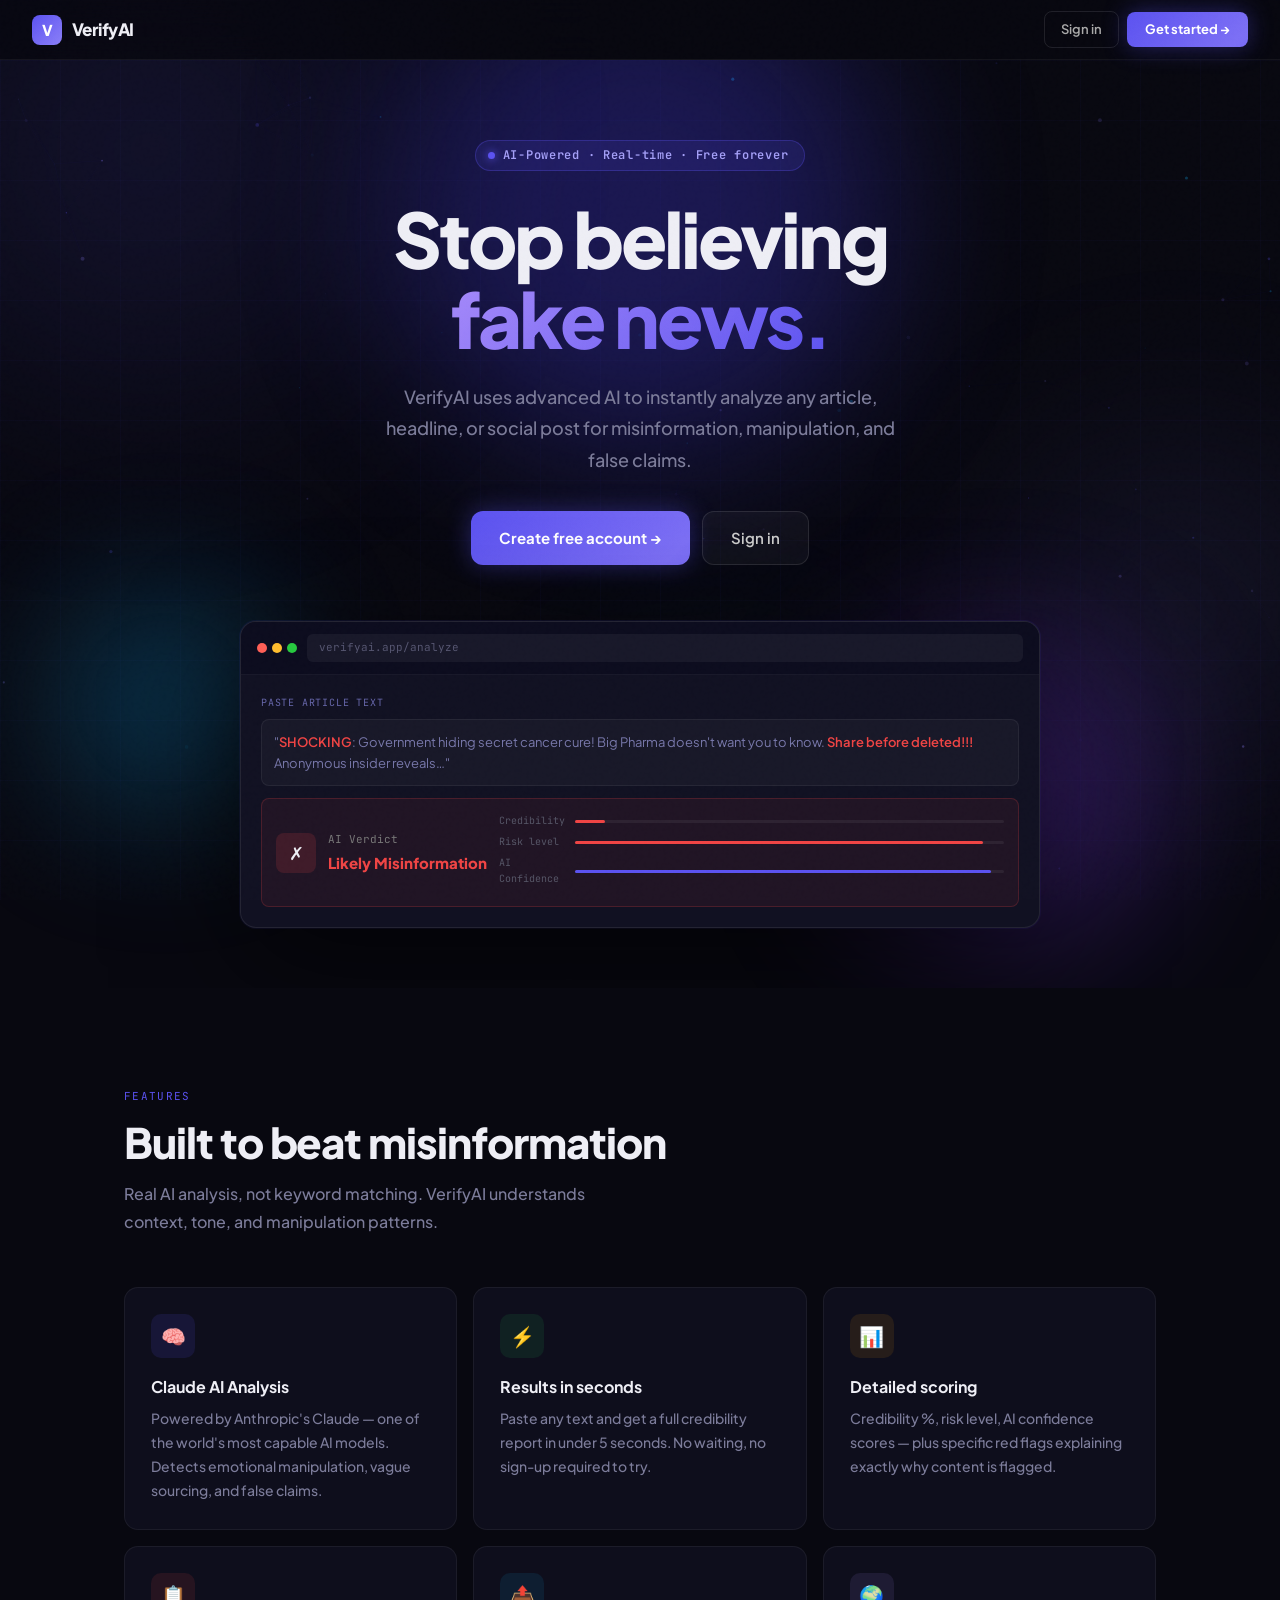
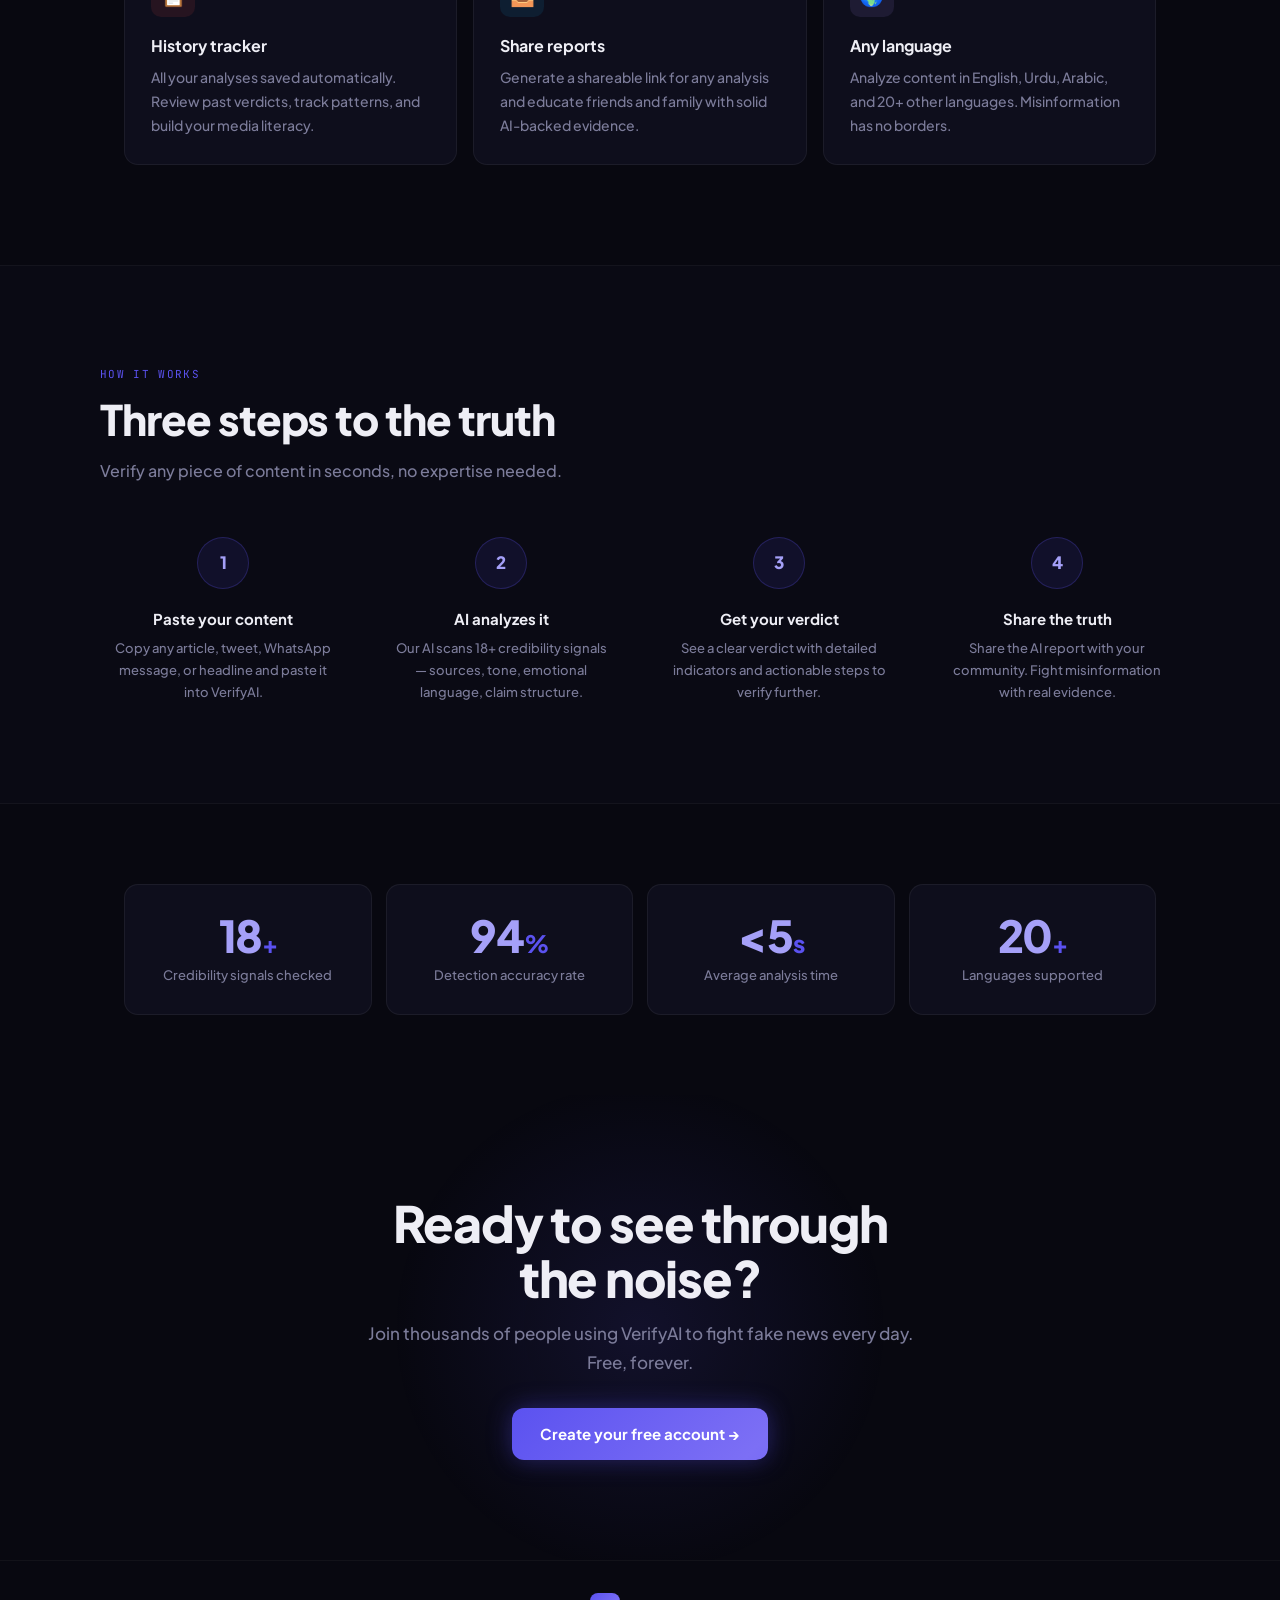
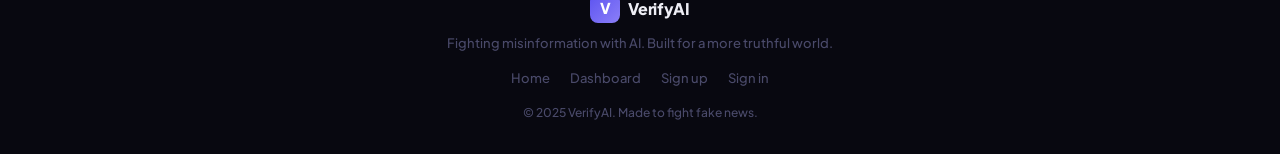
<file: index.html>
<!DOCTYPE html>
<html lang="en">
<head>
<meta charset="UTF-8">
<meta name="viewport" content="width=device-width, initial-scale=1.0">
<title>VerifyAI — Detect Fake News Instantly</title>
<link rel="preconnect" href="https://fonts.googleapis.com">
<link href="https://fonts.googleapis.com/css2?family=Plus+Jakarta+Sans:wght@400;500;600;700;800&family=JetBrains+Mono:wght@400;500&display=swap" rel="stylesheet">
<style>
*,*::before,*::after{box-sizing:border-box;margin:0;padding:0}
html{scroll-behavior:smooth}
body{
  background:#080810;
  color:#eeeef5;
  font-family:'Plus Jakarta Sans',sans-serif;
  overflow-x:hidden;
  line-height:1.6;
}

/* ── NOISE TEXTURE ── */
body::after{
  content:'';
  position:fixed;inset:0;
  background-image:url("data:image/svg+xml,%3Csvg viewBox='0 0 256 256' xmlns='http://www.w3.org/2000/svg'%3E%3Cfilter id='n'%3E%3CfeTurbulence type='fractalNoise' baseFrequency='0.9' numOctaves='4' stitchTiles='stitch'/%3E%3C/filter%3E%3Crect width='100%25' height='100%25' filter='url(%23n)' opacity='0.04'/%3E%3C/svg%3E");
  pointer-events:none;z-index:9999;opacity:.4;
}

/* ── NAV ── */
nav{
  position:fixed;top:0;left:0;right:0;z-index:100;
  height:60px;
  display:flex;align-items:center;justify-content:space-between;
  padding:0 32px;
  background:rgba(8,8,16,0.85);
  backdrop-filter:blur(16px);
  border-bottom:1px solid rgba(255,255,255,0.05);
}
.nav-logo{display:flex;align-items:center;gap:10px;text-decoration:none;color:#eeeef5}
.logo-mark{
  width:30px;height:30px;border-radius:8px;
  background:linear-gradient(135deg,#5b52f0,#8b7ff8);
  display:flex;align-items:center;justify-content:center;
  font-size:15px;font-weight:800;color:#fff;letter-spacing:-1px;
}
.logo-name{font-size:17px;font-weight:800;letter-spacing:-0.03em}
.nav-actions{display:flex;align-items:center;gap:8px}
.btn-ghost-sm{
  padding:7px 16px;border-radius:8px;
  border:1px solid rgba(255,255,255,0.1);
  background:transparent;color:#aaa;
  font-family:'Plus Jakarta Sans',sans-serif;
  font-size:13px;font-weight:600;
  cursor:pointer;text-decoration:none;
  transition:all .2s;
}
.btn-ghost-sm:hover{border-color:rgba(255,255,255,0.25);color:#eeeef5}
.btn-solid-sm{
  padding:7px 18px;border-radius:8px;
  background:#5b52f0;border:none;color:#fff;
  font-family:'Plus Jakarta Sans',sans-serif;
  font-size:13px;font-weight:700;
  cursor:pointer;text-decoration:none;
  transition:all .2s;
}
.btn-solid-sm:hover{background:#6e66f5;transform:translateY(-1px)}

/* ── HERO ── */
.hero{
  min-height:100vh;
  display:flex;flex-direction:column;
  align-items:center;justify-content:center;
  text-align:center;
  padding:80px 24px 60px;
  position:relative;overflow:hidden;
}
.glow-orb{
  position:absolute;border-radius:50%;
  filter:blur(80px);pointer-events:none;opacity:.35;
}
.orb1{width:500px;height:500px;background:#3d35c8;top:-100px;left:50%;transform:translateX(-50%)}
.orb2{width:300px;height:300px;background:#7c3aed;bottom:5%;right:10%}
.orb3{width:200px;height:200px;background:#0ea5e9;bottom:20%;left:5%}

.hero-inner{position:relative;z-index:1;max-width:800px}
.eyebrow{
  display:inline-flex;align-items:center;gap:8px;
  background:rgba(91,82,240,0.12);
  border:1px solid rgba(91,82,240,0.3);
  border-radius:999px;padding:5px 16px 5px 12px;
  font-size:12px;font-weight:600;color:#a5a0f8;
  font-family:'JetBrains Mono',monospace;
  letter-spacing:.06em;margin-bottom:28px;
  animation:rise .7s ease both;
}
.eyebrow-dot{
  width:7px;height:7px;border-radius:50%;
  background:#5b52f0;
  box-shadow:0 0 8px #5b52f0;
  animation:blink 2s infinite;
}
@keyframes blink{0%,100%{opacity:1}50%{opacity:.3}}

h1{
  font-size:clamp(38px,7.5vw,76px);
  font-weight:800;letter-spacing:-0.04em;
  line-height:1.05;margin-bottom:22px;
  animation:rise .7s .08s ease both;
}
.h1-white{color:#eeeef5}
.h1-purple{
  background:linear-gradient(135deg,#a78bfa 0%,#5b52f0 100%);
  -webkit-background-clip:text;-webkit-text-fill-color:transparent;
  background-clip:text;
}
.hero-desc{
  font-size:clamp(15px,2vw,18px);
  color:#7c7c9a;line-height:1.75;
  max-width:520px;margin:0 auto 36px;
  animation:rise .7s .16s ease both;
  font-weight:500;
}
.cta-row{
  display:flex;gap:12px;justify-content:center;
  flex-wrap:wrap;margin-bottom:56px;
  animation:rise .7s .24s ease both;
}
.btn-hero-primary{
  padding:14px 28px;border-radius:12px;
  background:#5b52f0;border:none;color:#fff;
  font-family:'Plus Jakarta Sans',sans-serif;
  font-size:15px;font-weight:700;
  cursor:pointer;text-decoration:none;
  display:inline-flex;align-items:center;gap:8px;
  box-shadow:0 0 32px rgba(91,82,240,.4);
  transition:all .25s;
}
.btn-hero-primary:hover{background:#6e66f5;transform:translateY(-2px);box-shadow:0 0 48px rgba(91,82,240,.55)}
.btn-hero-secondary{
  padding:14px 28px;border-radius:12px;
  background:rgba(255,255,255,.04);
  border:1px solid rgba(255,255,255,.1);
  color:#ccc;
  font-family:'Plus Jakarta Sans',sans-serif;
  font-size:15px;font-weight:600;
  cursor:pointer;text-decoration:none;
  display:inline-flex;align-items:center;gap:8px;
  transition:all .25s;
}
.btn-hero-secondary:hover{border-color:rgba(255,255,255,.2);color:#eeeef5;transform:translateY(-2px)}

/* Mock browser window */
.browser-mock{
  background:#111122;
  border:1px solid rgba(255,255,255,.08);
  border-radius:16px;overflow:hidden;
  box-shadow:0 40px 120px rgba(0,0,0,.6),0 0 0 1px rgba(91,82,240,.1);
  animation:rise .7s .32s ease both;
  text-align:left;
}
.browser-bar{
  background:#0c0c1e;
  padding:12px 16px;
  display:flex;align-items:center;gap:10px;
  border-bottom:1px solid rgba(255,255,255,.05);
}
.dot-row{display:flex;gap:5px}
.dot-row span{width:10px;height:10px;border-radius:50%;display:block}
.url-bar{
  flex:1;background:rgba(255,255,255,.05);
  border-radius:6px;padding:5px 12px;
  font-family:'JetBrains Mono',monospace;
  font-size:11px;color:#555570;
}
.mock-body{padding:20px}
.mock-tag{font-size:10px;font-family:'JetBrains Mono',monospace;color:#6666aa;letter-spacing:.08em;text-transform:uppercase;margin-bottom:8px}
.mock-textarea{
  background:rgba(255,255,255,.03);
  border:1px solid rgba(255,255,255,.06);
  border-radius:8px;padding:12px;
  font-size:13px;color:#7777aa;line-height:1.6;
  margin-bottom:12px;
}
.mock-textarea .fake-text{color:#ef4444;font-weight:600}
.mock-result{
  background:rgba(239,68,68,.07);
  border:1px solid rgba(239,68,68,.2);
  border-radius:8px;padding:14px;
  display:flex;align-items:center;gap:12px;
}
.mock-badge{
  background:rgba(239,68,68,.15);border-radius:8px;
  width:40px;height:40px;display:flex;
  align-items:center;justify-content:center;
  font-size:18px;flex-shrink:0;
}
.mock-verdict{font-size:11px;font-family:'JetBrains Mono',monospace;color:#777;margin-bottom:3px}
.mock-verdict-val{font-size:15px;font-weight:800;color:#ef4444}
.mock-bars{flex:1}
.mock-bar-row{display:flex;align-items:center;gap:8px;margin-bottom:5px}
.mock-bar-lbl{font-size:10px;color:#556;font-family:'JetBrains Mono',monospace;width:68px}
.mock-bar-bg{flex:1;height:3px;background:rgba(255,255,255,.06);border-radius:99px}
.mock-bar-fill{height:100%;border-radius:99px}

@keyframes rise{from{opacity:0;transform:translateY(20px)}to{opacity:1;transform:translateY(0)}}

/* ── FEATURES ── */
.features{padding:100px 24px;max-width:1080px;margin:0 auto}
.section-eyebrow{
  font-size:11px;font-family:'JetBrains Mono',monospace;
  letter-spacing:.12em;text-transform:uppercase;
  color:#5b52f0;margin-bottom:12px;
}
.section-title{
  font-size:clamp(26px,4vw,42px);
  font-weight:800;letter-spacing:-0.025em;
  line-height:1.15;margin-bottom:14px;
}
.section-desc{font-size:16px;color:#7c7c9a;max-width:480px;line-height:1.7;font-weight:500}
.section-head{margin-bottom:52px}
.feat-grid{
  display:grid;
  grid-template-columns:repeat(auto-fit,minmax(280px,1fr));
  gap:16px;
}
.feat-card{
  background:#0e0e1c;
  border:1px solid rgba(255,255,255,.06);
  border-radius:14px;padding:26px;
  transition:all .3s;position:relative;overflow:hidden;
}
.feat-card::after{
  content:'';position:absolute;
  top:0;left:0;right:0;height:1px;
  background:linear-gradient(90deg,transparent,#5b52f0,transparent);
  opacity:0;transition:opacity .3s;
}
.feat-card:hover{border-color:rgba(91,82,240,.25);transform:translateY(-3px)}
.feat-card:hover::after{opacity:1}
.feat-icon{
  width:44px;height:44px;border-radius:10px;
  display:flex;align-items:center;justify-content:center;
  font-size:20px;margin-bottom:16px;
}
.feat-title{font-size:16px;font-weight:700;margin-bottom:8px}
.feat-body{font-size:14px;color:#7c7c9a;line-height:1.7;font-weight:500}

/* ── HOW IT WORKS ── */
.how{
  background:#0a0a14;
  border-top:1px solid rgba(255,255,255,.04);
  border-bottom:1px solid rgba(255,255,255,.04);
  padding:100px 24px;
}
.how-inner{max-width:1080px;margin:0 auto}
.steps{
  display:grid;grid-template-columns:repeat(auto-fit,minmax(200px,1fr));
  gap:32px;margin-top:52px;
}
.step{text-align:center;padding:0 12px}
.step-num{
  width:52px;height:52px;border-radius:50%;
  background:rgba(91,82,240,.1);
  border:1px solid rgba(91,82,240,.25);
  display:flex;align-items:center;justify-content:center;
  font-size:17px;font-weight:800;color:#a5a0f8;
  margin:0 auto 18px;
}
.step-title{font-size:15px;font-weight:700;margin-bottom:6px}
.step-body{font-size:13px;color:#7c7c9a;line-height:1.7;font-weight:500}

/* ── STATS ── */
.stats{padding:80px 24px;max-width:1080px;margin:0 auto}
.stats-grid{
  display:grid;
  grid-template-columns:repeat(auto-fit,minmax(190px,1fr));
  gap:14px;
}
.stat-card{
  background:#0e0e1c;
  border:1px solid rgba(255,255,255,.06);
  border-radius:14px;padding:28px 24px;text-align:center;
  transition:border-color .3s;
}
.stat-card:hover{border-color:rgba(91,82,240,.2)}
.stat-val{
  font-size:44px;font-weight:800;
  letter-spacing:-0.03em;color:#a5a0f8;
  line-height:1;margin-bottom:8px;
}
.stat-label{font-size:13px;color:#7c7c9a;font-weight:500}

/* ── BOTTOM CTA ── */
.bottom-cta{
  padding:100px 24px;text-align:center;
  position:relative;overflow:hidden;
}
.bottom-cta::before{
  content:'';position:absolute;
  width:500px;height:500px;border-radius:50%;
  background:radial-gradient(circle,rgba(91,82,240,.12) 0%,transparent 70%);
  top:50%;left:50%;transform:translate(-50%,-50%);
  pointer-events:none;
}
.cta-inner{position:relative;z-index:1;max-width:560px;margin:0 auto}
.cta-title{font-size:clamp(28px,5vw,50px);font-weight:800;letter-spacing:-0.025em;line-height:1.1;margin-bottom:14px}
.cta-body{font-size:17px;color:#7c7c9a;margin-bottom:32px;line-height:1.7;font-weight:500}

/* ── FOOTER ── */
footer{
  border-top:1px solid rgba(255,255,255,.04);
  padding:32px 24px;text-align:center;
}
.footer-logo{display:flex;align-items:center;gap:8px;justify-content:center;margin-bottom:10px}
.footer-text{font-size:13px;color:#4a4a6a;font-weight:500}
.footer-links{display:flex;gap:20px;justify-content:center;margin-top:14px;flex-wrap:wrap}
.footer-link{font-size:13px;color:#4a4a6a;text-decoration:none;font-weight:500;transition:color .2s}
.footer-link:hover{color:#a5a0f8}
</style>
<style>
@keyframes orbF{0%{transform:translate(0,0) scale(1)}25%{transform:translate(40px,-60px) scale(1.08)}50%{transform:translate(-30px,40px) scale(.95)}75%{transform:translate(60px,30px) scale(1.05)}100%{transform:translate(0,0) scale(1)}}
nav,form,.auth-card,.modal-box { position:relative; z-index:10; }
.btn-hero-primary,.btn-solid-sm { background:linear-gradient(135deg,#5b52f0,#7c6ff5,#5b52f0) !important; background-size:200% !important; animation:gS 4s ease infinite !important; box-shadow:0 0 24px rgba(91,82,240,.4),0 4px 15px rgba(0,0,0,.3) !important; transition:transform .2s,box-shadow .2s !important; }
.btn-hero-primary:hover,.btn-solid-sm:hover { transform:translateY(-2px) scale(1.02) !important; box-shadow:0 0 40px rgba(91,82,240,.6),0 8px 25px rgba(0,0,0,.4) !important; }
@keyframes gS{0%{background-position:0% 50%}50%{background-position:100% 50%}100%{background-position:0% 50%}}
input:focus,textarea:focus { box-shadow:0 0 0 3px rgba(91,82,240,.15),0 0 20px rgba(91,82,240,.12) !important; border-color:#5b52f0 !important; }
::-webkit-scrollbar{width:5px} ::-webkit-scrollbar-thumb{background:rgba(91,82,240,.3);border-radius:99px}
::selection{background:rgba(91,82,240,.35);color:#fff}
</style>
</head>
<body>

<!-- ANIMATED BG -->
<canvas id="bg-canvas" style="position:fixed;top:0;left:0;width:100%;height:100%;pointer-events:none;z-index:0;opacity:0.5"></canvas>
<div style="position:fixed;inset:0;pointer-events:none;z-index:0;overflow:hidden">
  <div style="position:absolute;width:700px;height:700px;border-radius:50%;filter:blur(100px);background:radial-gradient(circle,rgba(91,82,240,0.16) 0%,transparent 70%);top:-200px;left:-200px;animation:orbF 22s linear infinite"></div>
  <div style="position:absolute;width:500px;height:500px;border-radius:50%;filter:blur(90px);background:radial-gradient(circle,rgba(139,127,248,0.12) 0%,transparent 70%);top:40%;right:-150px;animation:orbF 28s linear infinite reverse"></div>
  <div style="position:absolute;width:400px;height:400px;border-radius:50%;filter:blur(80px);background:radial-gradient(circle,rgba(14,165,233,0.09) 0%,transparent 70%);bottom:-100px;left:40%;animation:orbF 20s linear infinite -10s"></div>
</div>
<div style="position:fixed;inset:0;pointer-events:none;z-index:0;background-image:linear-gradient(rgba(91,82,240,0.03) 1px,transparent 1px),linear-gradient(90deg,rgba(91,82,240,0.03) 1px,transparent 1px);background-size:60px 60px"></div>


<nav>
  <a href="index.html" class="nav-logo">
    <div class="logo-mark">V</div>
    <span class="logo-name">VerifyAI</span>
  </a>
  <div class="nav-actions">
    <a href="#features" class="btn-ghost-sm" style="display:none" id="nav-features-link">Features</a>
    <a href="signin.html" class="btn-ghost-sm">Sign in</a>
    <a href="signup.html" class="btn-solid-sm">Get started →</a>
  </div>
</nav>

<!-- HERO -->
<section class="hero">
  <div class="glow-orb orb1"></div>
  <div class="glow-orb orb2"></div>
  <div class="glow-orb orb3"></div>
  <div class="hero-inner">
    <div class="eyebrow">
      <div class="eyebrow-dot"></div>
      AI-Powered · Real-time · Free forever
    </div>
    <h1>
      <span class="h1-white">Stop believing</span><br>
      <span class="h1-purple">fake news.</span>
    </h1>
    <p class="hero-desc">VerifyAI uses advanced AI to instantly analyze any article, headline, or social post for misinformation, manipulation, and false claims.</p>
    <div class="cta-row">
      <a href="signup.html" class="btn-hero-primary">Create free account →</a>
      <a href="signin.html" class="btn-hero-secondary">Sign in</a>
    </div>

    <!-- Browser mockup -->
    <div class="browser-mock">
      <div class="browser-bar">
        <div class="dot-row">
          <span style="background:#ff5f56"></span>
          <span style="background:#ffbd2e"></span>
          <span style="background:#27c93f"></span>
        </div>
        <div class="url-bar">verifyai.app/analyze</div>
      </div>
      <div class="mock-body">
        <div class="mock-tag">Paste article text</div>
        <div class="mock-textarea">
          "<span class="fake-text">SHOCKING</span>: Government hiding secret cancer cure! Big Pharma doesn't want you to know. <span class="fake-text">Share before deleted!!!</span> Anonymous insider reveals…"
        </div>
        <div class="mock-result">
          <div class="mock-badge">✗</div>
          <div>
            <div class="mock-verdict">AI Verdict</div>
            <div class="mock-verdict-val">Likely Misinformation</div>
          </div>
          <div class="mock-bars">
            <div class="mock-bar-row">
              <span class="mock-bar-lbl">Credibility</span>
              <div class="mock-bar-bg"><div class="mock-bar-fill" style="width:7%;background:#ef4444"></div></div>
            </div>
            <div class="mock-bar-row">
              <span class="mock-bar-lbl">Risk level</span>
              <div class="mock-bar-bg"><div class="mock-bar-fill" style="width:95%;background:#ef4444"></div></div>
            </div>
            <div class="mock-bar-row">
              <span class="mock-bar-lbl">AI Confidence</span>
              <div class="mock-bar-bg"><div class="mock-bar-fill" style="width:97%;background:#5b52f0"></div></div>
            </div>
          </div>
        </div>
      </div>
    </div>
  </div>
</section>

<!-- FEATURES -->
<section class="features" id="features">
  <div class="section-head">
    <div class="section-eyebrow">Features</div>
    <h2 class="section-title">Built to beat misinformation</h2>
    <p class="section-desc">Real AI analysis, not keyword matching. VerifyAI understands context, tone, and manipulation patterns.</p>
  </div>
  <div class="feat-grid">
    <div class="feat-card">
      <div class="feat-icon" style="background:rgba(91,82,240,.12)">🧠</div>
      <div class="feat-title">Claude AI Analysis</div>
      <div class="feat-body">Powered by Anthropic's Claude — one of the world's most capable AI models. Detects emotional manipulation, vague sourcing, and false claims.</div>
    </div>
    <div class="feat-card">
      <div class="feat-icon" style="background:rgba(34,197,94,.1)">⚡</div>
      <div class="feat-title">Results in seconds</div>
      <div class="feat-body">Paste any text and get a full credibility report in under 5 seconds. No waiting, no sign-up required to try.</div>
    </div>
    <div class="feat-card">
      <div class="feat-icon" style="background:rgba(245,158,11,.1)">📊</div>
      <div class="feat-title">Detailed scoring</div>
      <div class="feat-body">Credibility %, risk level, AI confidence scores — plus specific red flags explaining exactly why content is flagged.</div>
    </div>
    <div class="feat-card">
      <div class="feat-icon" style="background:rgba(239,68,68,.1)">📋</div>
      <div class="feat-title">History tracker</div>
      <div class="feat-body">All your analyses saved automatically. Review past verdicts, track patterns, and build your media literacy.</div>
    </div>
    <div class="feat-card">
      <div class="feat-icon" style="background:rgba(14,165,233,.1)">📤</div>
      <div class="feat-title">Share reports</div>
      <div class="feat-body">Generate a shareable link for any analysis and educate friends and family with solid AI-backed evidence.</div>
    </div>
    <div class="feat-card">
      <div class="feat-icon" style="background:rgba(167,139,250,.1)">🌍</div>
      <div class="feat-title">Any language</div>
      <div class="feat-body">Analyze content in English, Urdu, Arabic, and 20+ other languages. Misinformation has no borders.</div>
    </div>
  </div>
</section>

<!-- HOW IT WORKS -->
<div class="how" id="how">
  <div class="how-inner">
    <div class="section-head">
      <div class="section-eyebrow">How it works</div>
      <h2 class="section-title">Three steps to the truth</h2>
      <p class="section-desc">Verify any piece of content in seconds, no expertise needed.</p>
    </div>
    <div class="steps">
      <div class="step">
        <div class="step-num">1</div>
        <div class="step-title">Paste your content</div>
        <div class="step-body">Copy any article, tweet, WhatsApp message, or headline and paste it into VerifyAI.</div>
      </div>
      <div class="step">
        <div class="step-num">2</div>
        <div class="step-title">AI analyzes it</div>
        <div class="step-body">Our AI scans 18+ credibility signals — sources, tone, emotional language, claim structure.</div>
      </div>
      <div class="step">
        <div class="step-num">3</div>
        <div class="step-title">Get your verdict</div>
        <div class="step-body">See a clear verdict with detailed indicators and actionable steps to verify further.</div>
      </div>
      <div class="step">
        <div class="step-num">4</div>
        <div class="step-title">Share the truth</div>
        <div class="step-body">Share the AI report with your community. Fight misinformation with real evidence.</div>
      </div>
    </div>
  </div>
</div>

<!-- STATS -->
<section class="stats">
  <div class="stats-grid">
    <div class="stat-card"><div class="stat-val">18<span style="font-size:24px;color:#5b52f0">+</span></div><div class="stat-label">Credibility signals checked</div></div>
    <div class="stat-card"><div class="stat-val">94<span style="font-size:24px;color:#5b52f0">%</span></div><div class="stat-label">Detection accuracy rate</div></div>
    <div class="stat-card"><div class="stat-val">&lt;5<span style="font-size:24px;color:#5b52f0">s</span></div><div class="stat-label">Average analysis time</div></div>
    <div class="stat-card"><div class="stat-val">20<span style="font-size:24px;color:#5b52f0">+</span></div><div class="stat-label">Languages supported</div></div>
  </div>
</section>

<!-- BOTTOM CTA -->
<section class="bottom-cta">
  <div class="cta-inner">
    <h2 class="cta-title">Ready to see through the noise?</h2>
    <p class="cta-body">Join thousands of people using VerifyAI to fight fake news every day. Free, forever.</p>
    <a href="signup.html" class="btn-hero-primary" style="display:inline-flex">Create your free account →</a>
  </div>
</section>

<footer>
  <div class="footer-logo">
    <div class="logo-mark">V</div>
    <span style="font-size:16px;font-weight:800;letter-spacing:-0.02em">VerifyAI</span>
  </div>
  <div class="footer-text">Fighting misinformation with AI. Built for a more truthful world.</div>
  <div class="footer-links">
    <a href="index.html" class="footer-link">Home</a>
    <a href="app.html" class="footer-link">Dashboard</a>
    <a href="signup.html" class="footer-link">Sign up</a>
    <a href="signin.html" class="footer-link">Sign in</a>
  </div>
  <div class="footer-text" style="margin-top:14px;font-size:12px">© 2025 VerifyAI. Made to fight fake news.</div>
</footer>

<script>
(function() {
  var canvas = document.getElementById('bg-canvas');
  if (!canvas) return;
  var ctx = canvas.getContext('2d');
  var W, H, particles = [];
  var COLORS = ['rgba(91,82,240,', 'rgba(139,127,248,', 'rgba(14,165,233,'];
  function resize() { W = canvas.width = window.innerWidth; H = canvas.height = window.innerHeight; }
  function Particle() {
    this.x = Math.random()*W; this.y = Math.random()*H;
    this.vx = (Math.random()-.5)*.4; this.vy = (Math.random()-.5)*.4;
    this.r = Math.random()*1.6+.4;
    this.col = COLORS[Math.floor(Math.random()*COLORS.length)];
    this.life = Math.random()*.5+.3; this.pulse = Math.random()*Math.PI*2;
  }
  Particle.prototype.update = function() {
    this.x+=this.vx; this.y+=this.vy; this.pulse+=.02;
    if(this.x<0)this.x=W; if(this.x>W)this.x=0;
    if(this.y<0)this.y=H; if(this.y>H)this.y=0;
  };
  Particle.prototype.draw = function() {
    var a=this.life*(0.6+0.4*Math.sin(this.pulse));
    ctx.beginPath(); ctx.arc(this.x,this.y,this.r,0,Math.PI*2);
    ctx.fillStyle=this.col+a+')'; ctx.fill();
  };
  function init() {
    resize(); particles=[];
    var count=Math.min(Math.floor(W*H/15000),70);
    for(var i=0;i<count;i++) particles.push(new Particle());
  }
  function drawLines() {
    var maxDist=120;
    for(var i=0;i<particles.length;i++) for(var j=i+1;j<particles.length;j++) {
      var dx=particles[i].x-particles[j].x, dy=particles[i].y-particles[j].y;
      var d=Math.sqrt(dx*dx+dy*dy);
      if(d<maxDist) {
        ctx.beginPath(); ctx.moveTo(particles[i].x,particles[i].y);
        ctx.lineTo(particles[j].x,particles[j].y);
        ctx.strokeStyle='rgba(91,82,240,'+(1-d/maxDist)*.15+')';
        ctx.lineWidth=.5; ctx.stroke();
      }
    }
  }
  function loop() { ctx.clearRect(0,0,W,H); particles.forEach(function(p){p.update();p.draw();}); drawLines(); requestAnimationFrame(loop); }
  window.addEventListener('resize',init); init(); loop();
  document.addEventListener('click',function(e){
    var btn=e.target.closest('button,a.btn-hero-primary,a.btn-solid-sm,.btn-ghost-sm');
    if(!btn)return;
    var r=btn.getBoundingClientRect();
    var rip=document.createElement('span');
    rip.style.cssText='position:absolute;border-radius:50%;background:rgba(255,255,255,0.2);pointer-events:none;transform:scale(0);animation:rA .5s ease-out forwards;width:180px;height:180px;left:'+(e.clientX-r.left-90)+'px;top:'+(e.clientY-r.top-90)+'px;z-index:9';
    if(!document.getElementById('rAS')){var s=document.createElement('style');s.id='rAS';s.textContent='@keyframes rA{to{transform:scale(3);opacity:0}}';document.head.appendChild(s);}
    btn.style.position='relative'; btn.style.overflow='hidden';
    btn.appendChild(rip); setTimeout(function(){rip.remove();},550);
  });
  var glow=document.createElement('div');
  glow.style.cssText='position:fixed;pointer-events:none;z-index:99999;width:280px;height:280px;border-radius:50%;background:radial-gradient(circle,rgba(91,82,240,0.07) 0%,transparent 70%);transform:translate(-50%,-50%);transition:left .08s,top .08s;left:-999px;top:-999px';
  document.body.appendChild(glow);
  document.addEventListener('mousemove',function(e){glow.style.left=e.clientX+'px';glow.style.top=e.clientY+'px';});
})();
</script>

</body>
</html>
</file>
